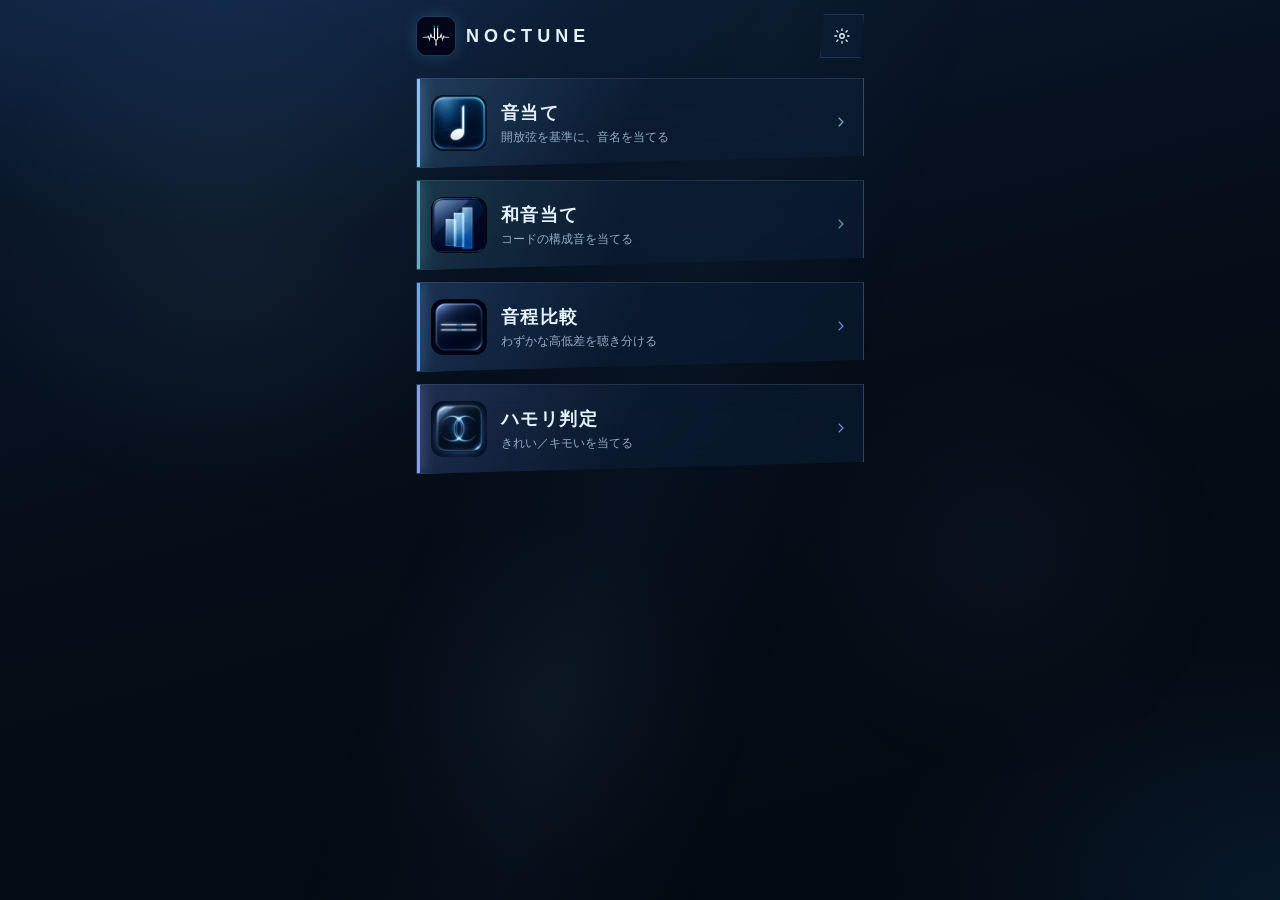
<file: index.html>
<!doctype html>
<html lang="ja">
  <head>
    <meta charset="utf-8" />
    <meta name="viewport" content="width=device-width, initial-scale=1, viewport-fit=cover, user-scalable=no" />
    <meta name="theme-color" content="#050d18" />
    <meta name="apple-mobile-web-app-capable" content="yes" />
    <meta name="apple-mobile-web-app-status-bar-style" content="black-translucent" />
    <meta name="apple-mobile-web-app-title" content="NOCTUNE" />
    <title>NOCTUNE</title>
    <link rel="icon" type="image/png" href="assets/icons/noctune-icon-fork.png" />
    <link rel="apple-touch-icon" href="assets/icons/noctune-icon-fork.png" />
    <link rel="stylesheet" href="css/style.css?v=0805d1" />
  </head>
  <body>
    <div id="app"></div>
    <script type="module" src="js/main.js?v=0805d1"></script>
  </body>
</html>
</file>
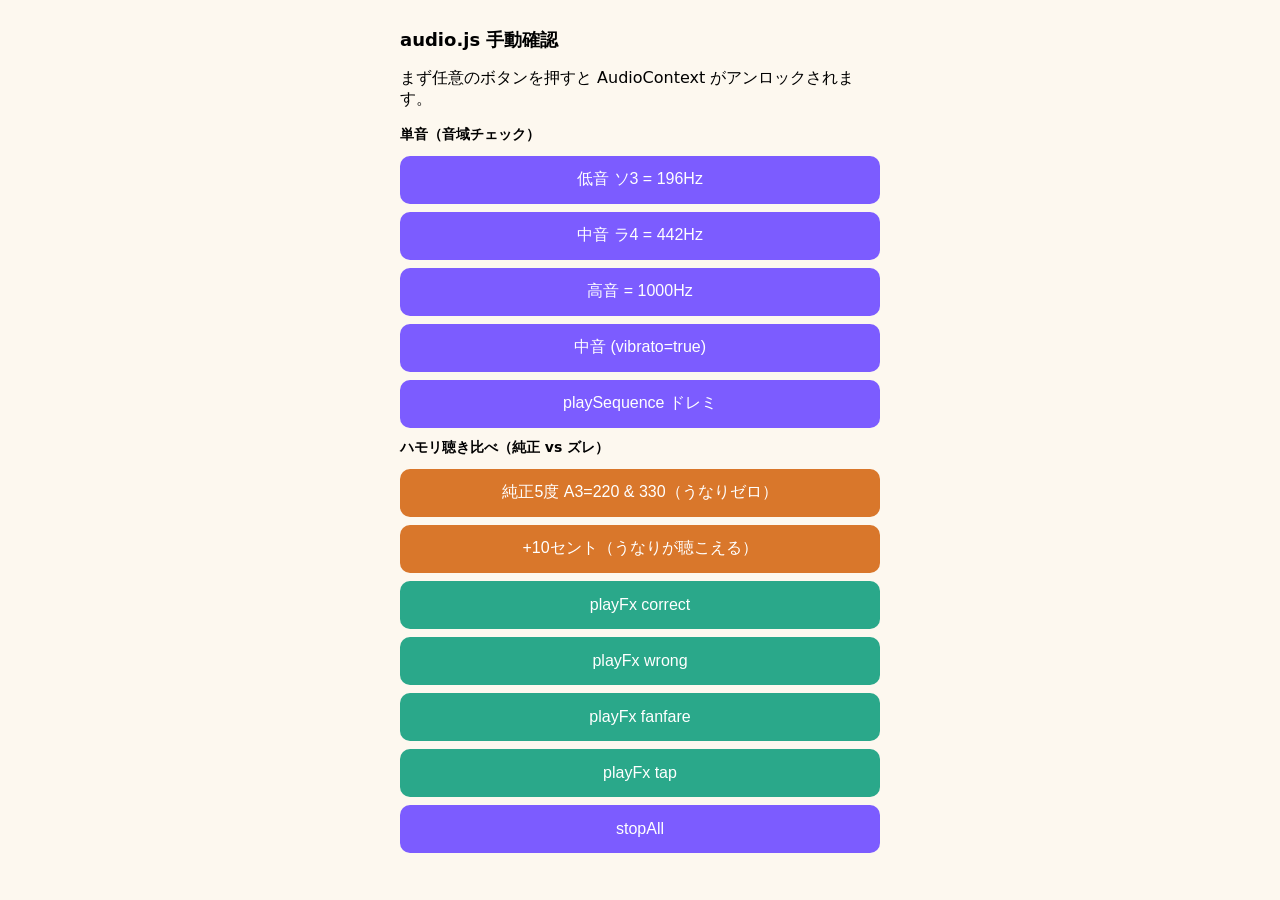
<file: test/manual-audio.html>
<!doctype html>
<html lang="ja">
<head>
<meta charset="utf-8">
<meta name="viewport" content="width=device-width, initial-scale=1">
<title>audio.js 手動確認</title>
<style>
  body { font-family: system-ui, sans-serif; max-width: 480px; margin: 0 auto; padding: 16px; background: #fdf8ef; }
  h1 { font-size: 18px; }
  button { display: block; width: 100%; min-height: 48px; margin: 8px 0; font-size: 16px; border: none; border-radius: 10px; background: #7c5cff; color: #fff; }
  .fx { background: #2aa88a; }
  .beat { background: #d9772b; }
  #log { font-size: 12px; white-space: pre-wrap; margin-top: 16px; color: #555; }
</style>
</head>
<body>
<h1>audio.js 手動確認</h1>
<p>まず任意のボタンを押すと AudioContext がアンロックされます。</p>

<h2 style="font-size:14px">単音（音域チェック）</h2>
<button data-a="low">低音 ソ3 = 196Hz</button>
<button data-a="mid">中音 ラ4 = 442Hz</button>
<button data-a="high">高音 = 1000Hz</button>
<button data-a="note-vib">中音 (vibrato=true)</button>
<button data-a="seq">playSequence ドレミ</button>
<h2 style="font-size:14px">ハモリ聴き比べ（純正 vs ズレ）</h2>
<button class="beat" data-a="just5">純正5度 A3=220 &amp; 330（うなりゼロ）</button>
<button class="beat" data-a="off5">+10セント（うなりが聴こえる）</button>
<button class="fx" data-a="fx-correct">playFx correct</button>
<button class="fx" data-a="fx-wrong">playFx wrong</button>
<button class="fx" data-a="fx-fanfare">playFx fanfare</button>
<button class="fx" data-a="fx-tap">playFx tap</button>
<button data-a="stop">stopAll</button>

<div id="log"></div>

<script type="module">
import { Synth, unlockOnFirstGesture } from '../js/audio.js';

const synth = new Synth();
unlockOnFirstGesture(synth);
const log = (m) => { document.getElementById('log').textContent += m + '\n'; };

// 純正5度からのセントずらし: 330 * 2^(10/1200)
const detune = (f, c) => f * Math.pow(2, c / 1200);

const actions = {
  low: () => synth.playNote({ freq: 196, dur: 1.2 }),
  mid: () => synth.playNote({ freq: 442, dur: 1.2 }),
  high: () => synth.playNote({ freq: 1000, dur: 1.2 }),
  'note-vib': () => synth.playNote({ freq: 442, dur: 1.2, vibrato: true }),
  seq: () => synth.playSequence([
    { freq: 264, dur: 0.4, gap: 0.05 },
    { freq: 297, dur: 0.4, gap: 0.05 },
    { freq: 330, dur: 0.5 },
  ]),
  just5: () => synth.playDoubleStop({ f1: 220, f2: 330, dur: 2.5 }),
  off5: () => synth.playDoubleStop({ f1: 220, f2: detune(330, 10), dur: 2.5 }),
  'fx-correct': () => synth.playFx('correct'),
  'fx-wrong': () => synth.playFx('wrong'),
  'fx-fanfare': () => synth.playFx('fanfare'),
  'fx-tap': () => synth.playFx('tap'),
  stop: () => synth.stopAll(),
};

document.querySelectorAll('button').forEach((b) => {
  b.addEventListener('click', async () => {
    const a = b.dataset.a;
    try {
      await synth.ensureRunning();
      await actions[a]();
      log(a + ' ok');
    } catch (e) {
      log(a + ' ERROR: ' + e.message);
      console.error(e);
    }
  });
});
</script>
</body>
</html>
</file>
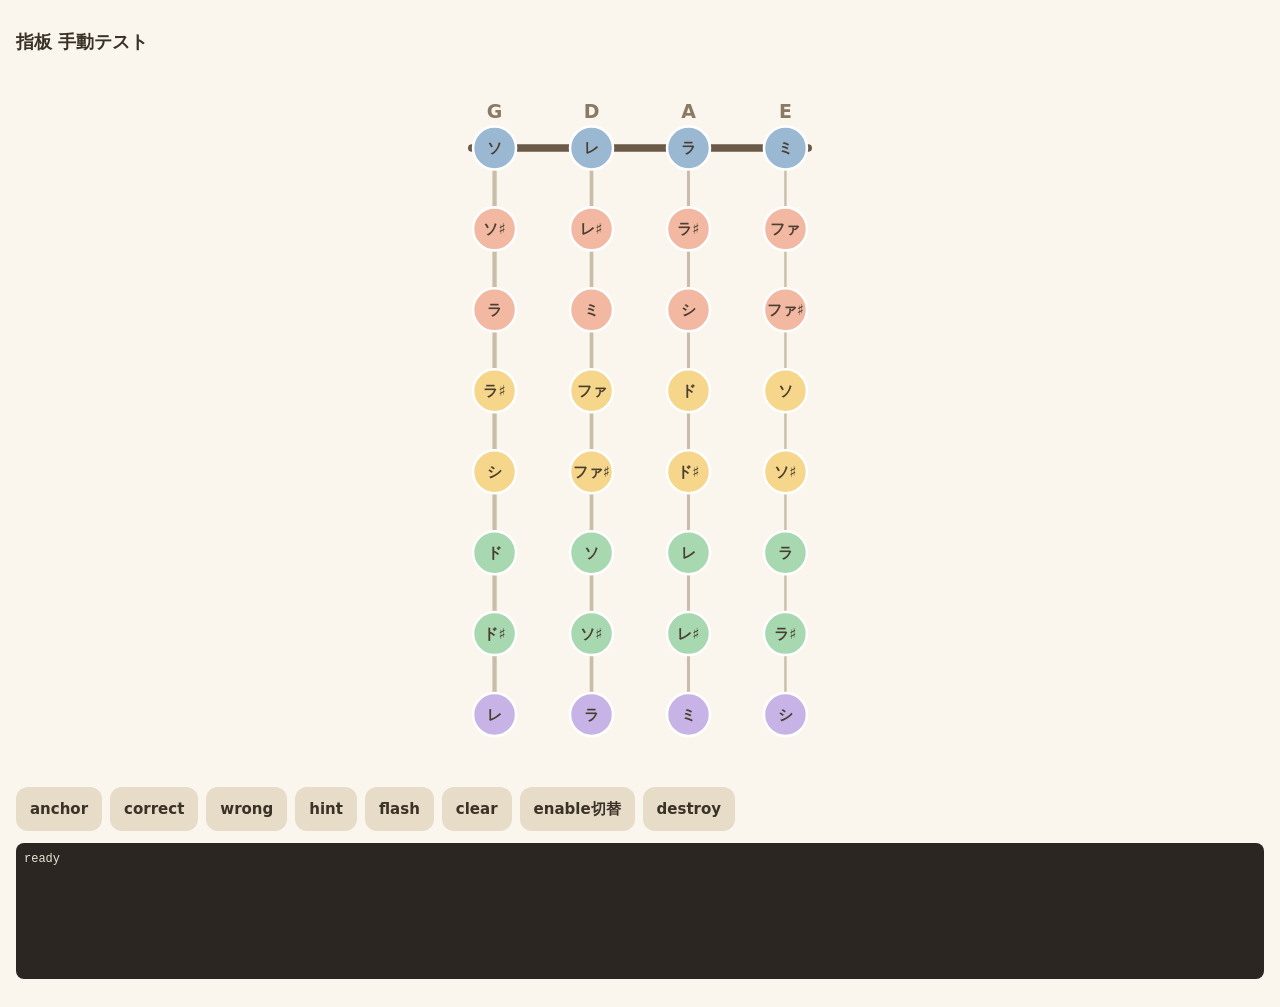
<file: test/manual-fingerboard.html>
<!doctype html>
<html lang="ja">
<head>
<meta charset="utf-8">
<meta name="viewport" content="width=device-width, initial-scale=1, viewport-fit=cover">
<title>指板 手動テスト</title>
<style>
  body { margin:0; padding:16px; background:#faf6ee; color:#3a3226;
    font:16px/1.5 ui-rounded,'Hiragino Maru Gothic ProN',system-ui,sans-serif; }
  h1 { font-size:18px; }
  #stage { max-width:430px; margin:0 auto; }
  .row { display:flex; flex-wrap:wrap; gap:8px; margin:12px 0; }
  button { min-height:44px; padding:8px 14px; border:none; border-radius:12px;
    background:#e7dcc7; color:#3a3226; font:600 15px ui-rounded,system-ui,sans-serif; }
  button:active { transform:scale(.96); }
  #log { font:12px/1.4 ui-monospace,monospace; background:#2c2622; color:#e9e2d5;
    padding:8px; border-radius:8px; height:120px; overflow:auto; white-space:pre-wrap; }
</style>
<!-- theory.js が未実装でも単体で動くよう、契約準拠のスタブを import map で注入 -->
<script>
(function () {
  const NOTES = ['ド','ド♯','レ','レ♯','ミ','ファ','ファ♯','ソ','ソ♯','ラ','ラ♯','シ'];
  const ABC = ['C','C♯','D','D♯','E','F','F♯','G','G♯','A','A♯','B'];
  const FINGERS = [0, 1, 1, 2, 2, 3, 3, 4];
  const stub = `
export const STRINGS=[{name:'G線',midi:55},{name:'D線',midi:62},{name:'A線',midi:69},{name:'E線',midi:76}];
const N=${JSON.stringify(NOTES)},A=${JSON.stringify(ABC)},F=${JSON.stringify(FINGERS)};
export function positionsForString(si,style='doremi'){
  const base=STRINGS[si].midi, names=style==='abc'?A:N, out=[];
  for(let s=0;s<8;s++){const midi=base+s;out.push({semi:s,midi,finger:F[s],label:names[midi%12]});}
  return out;
}`;
  const url = URL.createObjectURL(new Blob([stub], { type: 'text/javascript' }));
  const im = document.createElement('script');
  im.type = 'importmap';
  im.textContent = JSON.stringify({ imports: { '../js/theory.js': url } });
  document.currentScript.after(im);
})();
</script>
</head>
<body>
<h1>指板 手動テスト</h1>
<div id="stage"></div>
<div class="row">
  <button id="b-anchor">anchor</button>
  <button id="b-correct">correct</button>
  <button id="b-wrong">wrong</button>
  <button id="b-hint">hint</button>
  <button id="b-flash">flash</button>
  <button id="b-clear">clear</button>
  <button id="b-toggle">enable切替</button>
  <button id="b-destroy">destroy</button>
</div>
<pre id="log"></pre>

<script type="module">
import { createFingerboard } from '../js/ui/fingerboard.js';

const logEl = document.getElementById('log');
const log = (m) => { logEl.textContent += m + '\n'; logEl.scrollTop = logEl.scrollHeight; };

const fb = createFingerboard({
  container: document.getElementById('stage'),
  noteStyle: 'doremi',
  onTap: (c) => log(`tap string=${c.stringIndex} semi=${c.semi} midi=${c.midi}`),
});

const sample = [{ stringIndex: 2, semi: 0 }, { stringIndex: 2, semi: 2 }, { stringIndex: 3, semi: 3 }];
let on = true;
const $ = (id) => document.getElementById(id);
$('b-anchor').onclick = () => fb.highlight([sample[0]], 'anchor');
$('b-correct').onclick = () => fb.highlight(sample, 'correct');
$('b-wrong').onclick = () => fb.highlight([sample[1]], 'wrong');
$('b-hint').onclick = () => fb.highlight(sample, 'hint');
$('b-flash').onclick = () => fb.flash(sample[2], 'tap');
$('b-clear').onclick = () => fb.clear();
$('b-toggle').onclick = () => { on = !on; fb.setEnabled(on); log('enabled=' + on); };
$('b-destroy').onclick = () => { fb.destroy(); log('destroyed'); };
log('ready');
</script>
</body>
</html>
</file>
<file: css/style.css>
/* NOCTUNE — 原則翻訳UI
   青・透明・浮遊・操作性。斜め構図・画面固有レイアウト・発音同期リップル。
   公式IPトレースなし。絵文字なし。 */

:root {
  --bg: #050d18;
  --bg-2: #0a1628;
  --surface: rgba(14, 32, 58, 0.55);
  --surface-2: rgba(18, 40, 72, 0.62);
  --surface-3: rgba(26, 52, 90, 0.72);
  --card-border: rgba(150, 210, 255, 0.14);
  --ink: #e6f2ff;
  --ink-soft: #93acc6;
  --ink-dim: #5f7690;
  --accent: #6ec8ff;
  --accent-2: #a8e4ff;
  --accent-deep: #2f8fd4;
  --danger: #c98a8a;
  --danger-bg: rgba(201, 138, 138, 0.14);
  --success: #6fd0b0;
  --success-bg: rgba(111, 208, 176, 0.14);
  --mode-color: var(--accent);
  --shear: 4deg;
  --radius-lg: 4px;
  --radius: 3px;
  --radius-sm: 2px;
  --shadow: 0 18px 44px rgba(0, 6, 20, 0.5);
  --shadow-sm: 0 8px 18px rgba(0, 6, 20, 0.38);
  --glow: 0 0 0 1px rgba(150, 210, 255, 0.07), 0 14px 32px rgba(0, 8, 24, 0.42);
  --font: "Hiragino Sans", "Yu Gothic UI", "Yu Gothic", sans-serif;
  --font-display: "Avenir Next", "Hiragino Sans", "Yu Gothic UI", sans-serif;
  --safe-t: env(safe-area-inset-top, 0px);
  --safe-b: env(safe-area-inset-bottom, 0px);
  --safe-l: env(safe-area-inset-left, 0px);
  --safe-r: env(safe-area-inset-right, 0px);
}

* { box-sizing: border-box; }
html, body {
  margin: 0; padding: 0; background: var(--bg); color: var(--ink);
  font-family: var(--font); -webkit-tap-highlight-color: transparent;
}
body {
  min-height: 100dvh;
  background:
    radial-gradient(1000px 560px at 18% -8%, rgba(70, 150, 255, 0.18), transparent 55%),
    radial-gradient(780px 520px at 100% 100%, rgba(30, 100, 170, 0.16), transparent 52%),
    linear-gradient(165deg, #0b1a30 0%, #050d18 48%, #030910 100%);
  background-attachment: fixed;
  overflow-x: hidden;
}

/* 層2: 浮遊粒子（装飾控えめ） */
body::before {
  content: '';
  position: fixed; inset: 0; pointer-events: none; z-index: 0;
  background:
    radial-gradient(circle at 18% 28%, rgba(180, 230, 255, 0.05), transparent 22%),
    radial-gradient(circle at 78% 62%, rgba(120, 190, 255, 0.04), transparent 20%),
    radial-gradient(circle at 42% 78%, rgba(160, 210, 255, 0.03), transparent 18%);
  animation: float-layer 22s ease-in-out infinite alternate;
}
/* 層3: 斜めヘイズ */
body::after {
  content: '';
  position: fixed; inset: -10% -20%; pointer-events: none; z-index: 0;
  background: linear-gradient(108deg, transparent 40%, rgba(90, 170, 255, 0.035) 50%, transparent 60%);
  transform: skewY(-6deg);
  animation: haze-drift 28s linear infinite alternate;
}
@keyframes float-layer {
  from { transform: translate3d(0, 0, 0); opacity: 0.75; }
  to { transform: translate3d(0, -14px, 0); opacity: 1; }
}
@keyframes haze-drift {
  from { transform: skewY(-6deg) translateX(-2%); }
  to { transform: skewY(-6deg) translateX(2%); }
}

#app {
  max-width: 480px; margin: 0 auto; min-height: 100dvh;
  position: relative; overflow-x: hidden; z-index: 1;
}
#app.wipe-in .screen {
  animation: wipe-in 0.32s cubic-bezier(0.22, 1, 0.36, 1) both;
}
@keyframes wipe-in {
  from {
    opacity: 0;
    clip-path: polygon(0 8%, 100% 0, 100% 100%, 0 100%);
    transform: translateY(10px);
  }
  to {
    opacity: 1;
    clip-path: polygon(0 0, 100% 0, 100% 100%, 0 100%);
    transform: none;
  }
}

button { font-family: inherit; color: inherit; }
.ui-icon { display: inline-flex; align-items: center; justify-content: center; line-height: 0; }
.ui-icon svg { display: block; }

.screen {
  padding: calc(16px + var(--safe-t)) calc(16px + var(--safe-r)) calc(28px + var(--safe-b)) calc(16px + var(--safe-l));
  user-select: none; -webkit-user-select: none;
  position: relative;
}

.shear {
  clip-path: polygon(0 0, 100% 0, 100% calc(100% - 10px), 0 100%);
}

.top-row { display: flex; align-items: center; justify-content: space-between; gap: 10px; margin-bottom: 14px; }
.icon-btn {
  width: 44px; height: 44px; min-width: 44px;
  clip-path: polygon(8% 0, 100% 0, 92% 100%, 0 100%);
  border: 1px solid var(--card-border);
  background: var(--surface); color: var(--ink); box-shadow: var(--shadow-sm);
  display: flex; align-items: center; justify-content: center; cursor: pointer;
  backdrop-filter: blur(14px); -webkit-backdrop-filter: blur(14px);
  transition: transform 0.12s ease, background 0.15s ease;
}
.icon-btn:active { transform: translateX(-2px) scale(0.96); }
.screen-title {
  font-size: 13px; font-weight: 700; letter-spacing: 0.22em; text-transform: uppercase;
  color: var(--ink-soft);
}
.brand { display: flex; align-items: center; gap: 10px; }
.brand-icon {
  width: 40px; height: 40px; border-radius: 10px;
  object-fit: cover;
  border: 1px solid var(--card-border);
  box-shadow: 0 0 16px rgba(110, 200, 255, 0.18);
}
.brand-name {
  font-family: var(--font-display); font-size: 18px; font-weight: 800;
  letter-spacing: 0.28em; color: var(--ink);
}

.glass {
  background: var(--surface); border: 1px solid var(--card-border);
  box-shadow: var(--glow); padding: 16px;
  backdrop-filter: blur(18px); -webkit-backdrop-filter: blur(18px);
}

/* ===== HOME ===== */
.screen.home { padding-top: calc(14px + var(--safe-t)); }
.home-top { margin-bottom: 20px; }

.game-list { display: flex; flex-direction: column; gap: 12px; margin-bottom: 8px; }
.game-card {
  display: flex; align-items: center; gap: 14px; width: 100%; text-align: left;
  position: relative; overflow: hidden;
  border: 1px solid var(--card-border);
  background:
    linear-gradient(118deg, color-mix(in srgb, var(--mode-color) 18%, transparent), transparent 48%),
    var(--surface);
  clip-path: polygon(0 0, 100% 0, 100% calc(100% - 12px), 0 100%);
  box-shadow: var(--glow);
  padding: 16px 14px; cursor: pointer; min-height: 88px;
  backdrop-filter: blur(16px); -webkit-backdrop-filter: blur(16px);
  transition: transform 0.14s cubic-bezier(0.22, 1, 0.36, 1);
}
.game-card::before {
  content: ''; position: absolute; left: 0; top: 0; bottom: 0; width: 3px;
  background: var(--mode-color); box-shadow: 0 0 14px var(--mode-color);
  transform: skewY(-8deg);
}
.game-card:active { transform: translateX(3px) scale(0.985); }
.game-icon {
  width: 56px; height: 56px; flex-shrink: 0; position: relative; z-index: 1;
  display: flex; align-items: center; justify-content: center;
  background: rgba(255, 255, 255, 0.04);
  border: 1px solid color-mix(in srgb, var(--mode-color) 30%, transparent);
  border-radius: 12px;
  color: var(--mode-color);
  overflow: hidden;
}
.game-icon.is-image { background: transparent; border: none; padding: 0; }
.game-icon.is-image img {
  width: 56px; height: 56px; object-fit: cover; border-radius: 12px;
  display: block;
}
.game-body { flex: 1; min-width: 0; position: relative; z-index: 1; }
.game-title { font-weight: 800; font-size: 18px; letter-spacing: 0.08em; }
.game-subtitle { font-size: 12px; color: var(--ink-soft); margin-top: 4px; overflow: hidden; text-overflow: ellipsis; white-space: nowrap; }
.game-best { flex-shrink: 0; text-align: right; min-width: 48px; position: relative; z-index: 1; }
.game-best-label { font-size: 9px; color: var(--ink-dim); letter-spacing: 0.16em; }
.game-best-value { font-size: 15px; font-weight: 800; color: var(--accent-2); margin-top: 2px; }
.game-best-play { color: var(--mode-color); opacity: 0.85; }

.btn {
  min-height: 52px; border: none; font-size: 14px; font-weight: 700;
  padding: 0 18px; cursor: pointer; display: inline-flex; align-items: center; justify-content: center;
  gap: 8px; width: 100%; letter-spacing: 0.14em;
  clip-path: polygon(0 0, 100% 0, 100% calc(100% - 8px), 0 100%);
  transition: transform 0.12s ease;
}
.btn:active { transform: translateY(1px) scale(0.98); }
.btn:disabled { opacity: 0.4; cursor: default; transform: none; }
.btn-primary {
  color: #041018;
  background: linear-gradient(135deg, var(--accent-2), var(--accent-deep));
  box-shadow: 0 10px 26px rgba(80, 170, 255, 0.3);
}
.btn-ghost {
  background: var(--surface-2); color: var(--ink); border: 1px solid var(--card-border);
}
.btn-row { display: flex; gap: 10px; }

/* ===== SETUP: 調律盤 ===== */
.setup-banner {
  position: relative; overflow: hidden;
  display: flex; align-items: center; gap: 14px; margin-bottom: 18px;
  padding: 20px 16px;
  border: 1px solid var(--card-border);
  background:
    linear-gradient(120deg, color-mix(in srgb, var(--mode-color) 20%, transparent), transparent 55%),
    var(--surface);
  clip-path: polygon(0 0, 100% 0, 100% calc(100% - 14px), 0 100%);
  box-shadow: var(--glow);
  backdrop-filter: blur(16px); -webkit-backdrop-filter: blur(16px);
}
.setup-icon {
  width: 64px; height: 64px; flex-shrink: 0; position: relative; z-index: 1;
  display: flex; align-items: center; justify-content: center;
  background: rgba(255, 255, 255, 0.05);
  border: 1px solid color-mix(in srgb, var(--mode-color) 30%, transparent);
  border-radius: 14px;
  color: var(--mode-color);
  overflow: hidden;
}
.setup-icon.is-image { background: transparent; border: none; }
.setup-icon.is-image img {
  width: 64px; height: 64px; object-fit: cover; border-radius: 14px; display: block;
}
.setup-copy { position: relative; z-index: 1; }
.setup-title { font-size: 18px; font-weight: 800; letter-spacing: 0.1em; }
.setup-sub { font-size: 12px; color: var(--ink-soft); font-weight: 600; margin-top: 4px; }
.setup-hint { font-size: 12px; color: var(--ink-dim); line-height: 1.55; margin: -6px 0 18px; }
.setup-blocks { margin-bottom: 24px; }
.setup-start { position: sticky; bottom: calc(12px + var(--safe-b)); }

.panel-row { display: grid; grid-template-columns: 1fr 1fr; gap: 10px; }
.panel-row:not(.dual) { grid-template-columns: repeat(2, 1fr); }
.panel-row:not(.dual) { display: grid; grid-template-columns: repeat(auto-fit, minmax(120px, 1fr)); }
.opt-panel {
  text-align: left; padding: 16px 14px; cursor: pointer;
  border: 1px solid var(--card-border); background: var(--surface-2); color: var(--ink);
  clip-path: polygon(0 0, 100% 0, 100% calc(100% - 10px), 0 100%);
  min-height: 78px;
  transition: transform 0.12s ease, background 0.15s ease, border-color 0.15s ease;
}
.opt-panel:active { transform: translateX(2px) scale(0.98); }
.opt-panel.active {
  border-color: color-mix(in srgb, var(--accent) 55%, transparent);
  background:
    linear-gradient(135deg, color-mix(in srgb, var(--accent) 22%, transparent), transparent 70%),
    var(--surface-3);
  box-shadow: inset 0 0 0 1px color-mix(in srgb, var(--accent) 25%, transparent);
}
.opt-panel.is-disabled { opacity: 0.35; cursor: default; }
.opt-panel-label { font-size: 15px; font-weight: 800; letter-spacing: 0.08em; }
.opt-panel-sub { font-size: 11px; color: var(--ink-soft); margin-top: 6px; line-height: 1.4; }

/* ===== PLAY: 聴く一点集中 ===== */
.screen.play { padding-bottom: calc(20px + var(--safe-b)); }
.play-surface {
  position: absolute; left: 0; right: 0; top: 18%; height: 42%;
  pointer-events: none; z-index: 0;
  background:
    radial-gradient(ellipse at 50% 40%, rgba(110, 200, 255, 0.1), transparent 62%);
  clip-path: polygon(0 18%, 100% 0, 100% 82%, 0 100%);
  opacity: 0.9;
}
.play-header { display: flex; align-items: center; gap: 12px; margin-bottom: 16px; position: relative; z-index: 1; }
.play-header-body { flex: 1; min-width: 0; }
.play-mode-title { font-weight: 800; font-size: 15px; letter-spacing: 0.1em; }
.play-config-label { font-size: 11px; color: var(--ink-soft); margin-top: 3px; overflow: hidden; text-overflow: ellipsis; white-space: nowrap; letter-spacing: 0.06em; }

.hud { display: flex; align-items: center; gap: 10px; margin-bottom: 20px; position: relative; z-index: 1; }
.hud-progress-track {
  flex: 1; height: 4px; background: rgba(255, 255, 255, 0.07); overflow: hidden; position: relative;
  clip-path: polygon(0 0, 100% 0, 100% 100%, 0 100%);
}
.hud-progress-fill {
  height: 100%; background: linear-gradient(90deg, var(--mode-color), var(--accent-2));
  transition: width 0.3s ease;
}
.hud-notches {
  position: absolute; inset: 0; display: flex; pointer-events: none;
}
.hud-notch {
  flex: 1; border-right: 1px solid rgba(5, 13, 24, 0.55);
}
.hud-notch:last-child { border-right: none; }
.hud-score { font-size: 12px; font-weight: 700; white-space: nowrap; letter-spacing: 0.06em; }
.hud-combo { font-size: 11px; color: var(--accent-2); font-weight: 700; white-space: nowrap; }
#round-root { min-height: 42vh; position: relative; z-index: 1; }
.round-placeholder { display: flex; align-items: center; justify-content: center; min-height: 42vh; color: var(--ink-dim); font-size: 12px; letter-spacing: 0.16em; }

.answer-grid { display: grid; grid-template-columns: repeat(2, 1fr); gap: 10px; }
.answer-grid.cols3 { grid-template-columns: repeat(3, 1fr); gap: 8px; }
.answer-grid.pc7 {
  grid-template-columns: repeat(8, minmax(0, 1fr));
  gap: 8px;
  width: 100%;
  max-width: 390px;
  margin: 0 auto;
}
.answer-grid.pc7 .answer-btn {
  grid-column: span 2;
  min-width: 0;
  min-height: 44px;
  font-size: 15px;
}
.answer-grid.pc7 .answer-btn:nth-child(5) { grid-column: 2 / 4; }
.answer-grid.pc7 .answer-btn:nth-child(6) { grid-column: 4 / 6; }
.answer-grid.pc7 .answer-btn:nth-child(7) { grid-column: 6 / 8; }
.answer-btn {
  min-height: 54px;
  clip-path: polygon(0 0, 100% 0, 100% calc(100% - 8px), 0 100%);
  border: 1px solid var(--card-border);
  background: var(--surface-2); color: var(--ink); font-size: 16px; font-weight: 700; cursor: pointer;
  box-shadow: var(--shadow-sm);
  transition: transform 0.1s ease, background 0.15s ease, border-color 0.15s ease;
}
.answer-grid.cols3 .answer-btn { min-height: 48px; font-size: 15px; }
.answer-btn:active { transform: translateX(2px) scale(0.97); }
.answer-btn:disabled { cursor: default; opacity: 0.45; }
.answer-btn.is-selected {
  border-color: var(--accent);
  background: rgba(110, 200, 255, 0.18);
  box-shadow: inset 3px 0 0 var(--accent);
}
.answer-btn.is-correct { background: var(--success-bg); border-color: var(--success); color: var(--success); }
.answer-btn.is-wrong { background: var(--danger-bg); border-color: var(--danger); color: var(--danger); }
.answer-btn.is-disabled { opacity: 0.4; }

.pitch-set { display: flex; flex-direction: column; gap: 12px; }
.pitch-set-hint { text-align: center; font-size: 12px; color: var(--ink-soft); letter-spacing: 0.08em; }
.pitch-set-submit { margin-top: 4px; }

/* ===== RESULT ===== */
.result-split { display: flex; flex-direction: column; gap: 12px; margin-bottom: 4px; }
.result-hero { text-align: center; padding: 22px 16px 24px; position: relative; overflow: hidden; }
.result-mode { font-size: 12px; letter-spacing: 0.22em; color: var(--ink-soft); font-weight: 700; }
.result-config { font-size: 11px; color: var(--ink-dim); margin-top: 4px; margin-bottom: 12px; letter-spacing: 0.06em; }
.best-badge {
  display: inline-block; margin-bottom: 10px; padding: 6px 14px;
  font-size: 11px; font-weight: 800; color: #041018; letter-spacing: 0.12em;
  background: linear-gradient(135deg, var(--accent-2), var(--accent));
  clip-path: polygon(0 0, 100% 0, 100% calc(100% - 6px), 0 100%);
}
.record-value { font-size: 48px; font-weight: 200; line-height: 1.05; letter-spacing: 0.06em; color: var(--ink); font-family: var(--font-display); }
.record-label { font-size: 10px; color: var(--ink-dim); letter-spacing: 0.22em; margin-top: 4px; }
.result-stats-inline {
  margin-top: 14px; display: flex; justify-content: center; gap: 10px; align-items: center;
  font-size: 12px; color: var(--ink-soft); font-weight: 600; letter-spacing: 0.06em;
}
.result-stats-inline .dot { opacity: 0.35; }
.insight-card { margin: 0; }
.insight-label { font-size: 10px; letter-spacing: 0.2em; color: var(--ink-dim); margin-bottom: 6px; }
.insight-text { font-size: 13px; line-height: 1.6; color: var(--ink); }
.detail-card { margin: 12px 0; font-size: 13px; color: var(--ink-soft); }
.log-heading {
  margin: 18px 0 10px; font-size: 10px; letter-spacing: 0.22em; color: var(--ink-dim); font-weight: 700;
}
.result-log { display: flex; flex-direction: column; gap: 8px; margin-bottom: 18px; }
.log-row {
  display: grid; grid-template-columns: 28px 22px 1fr 28px; gap: 8px; align-items: center;
  width: 100%; text-align: left; padding: 12px 12px;
  border: 1px solid var(--card-border);
  background: var(--surface); color: var(--ink); cursor: pointer;
  backdrop-filter: blur(12px); -webkit-backdrop-filter: blur(12px);
  transition: transform 0.1s ease;
}
.log-row:active { transform: translateX(2px) scale(0.99); }
.log-row.is-ok { border-color: color-mix(in srgb, var(--success) 35%, var(--card-border)); }
.log-row.is-coached { border-color: color-mix(in srgb, var(--accent) 38%, var(--card-border)); }
.log-row.is-ng { border-color: color-mix(in srgb, var(--danger) 30%, var(--card-border)); }
.log-no { font-size: 11px; color: var(--ink-dim); font-variant-numeric: tabular-nums; }
.log-mark { display: flex; align-items: center; justify-content: center; }
.log-row.is-ok .log-mark { color: var(--success); }
.log-row.is-coached .log-mark { color: var(--accent); }
.log-row.is-ng .log-mark { color: var(--danger); }
.log-expected { font-size: 14px; font-weight: 700; }
.log-response { font-size: 11px; color: var(--ink-soft); margin-top: 2px; }
.log-play { color: var(--accent); display: flex; justify-content: flex-end; }
.result-actions { display: flex; flex-direction: column; gap: 10px; margin-top: 8px; }

.settings-block { margin-bottom: 22px; }
.settings-label { font-size: 10px; font-weight: 700; margin-bottom: 10px; color: var(--ink-soft); letter-spacing: 0.18em; }
.settings-identity {
  display: flex; align-items: center; gap: 14px; margin-bottom: 24px; padding: 16px;
}
.settings-identity img {
  width: 56px; height: 56px; object-fit: cover; border-radius: 12px;
}
.chip-row { display: flex; gap: 8px; }
.chip-row.wrap { flex-wrap: wrap; }
.chip-row.compact { flex-wrap: nowrap; }
.chip-row.compact .chip {
  flex: 1 1 0; min-width: 0; padding: 0 8px; font-size: 12px; letter-spacing: 0.02em;
}
.chip {
  flex: 1; min-width: 88px; min-height: 46px; padding: 0 14px;
  clip-path: polygon(0 0, 100% 0, 100% calc(100% - 7px), 0 100%);
  border: 1px solid var(--card-border); background: var(--surface-2); color: var(--ink);
  font-weight: 700; font-size: 13px; cursor: pointer;
}
.chip:active { transform: scale(0.97); }
.chip.active {
  color: #041018; border-color: transparent;
  background: linear-gradient(135deg, var(--accent-2), var(--accent-deep));
}
.chip.is-disabled { opacity: 0.35; cursor: default; }
input[type="range"] { width: 100%; height: 44px; accent-color: var(--accent); }
.about-text { font-size: 12px; line-height: 1.8; color: var(--ink-soft); }

/* ===== RUNNER ===== */
.runner { display: flex; flex-direction: column; }
.runner-intro {
  min-height: min(70vh, 560px);
  display: flex;
  align-items: center;
  justify-content: center;
  padding: 24px 16px;
}
.runner-intro-cue {
  color: #fff;
  font-size: clamp(64px, 22vw, 112px);
  font-weight: 800;
  letter-spacing: 0;
  line-height: 1;
  text-align: center;
  max-width: 100%;
  user-select: none;
}
.runner-intro-cue.is-ready {
  font-size: clamp(40px, 12vw, 72px);
  letter-spacing: 0.06em;
  padding-inline: 0.06em;
  box-sizing: border-box;
}
.runner-intro-cue.is-enter {
  animation: intro-cue-enter 0.28s ease-out;
}
.runner-intro-cue.is-ready.is-enter {
  animation-duration: 0.16s;
}
@keyframes intro-cue-enter {
  from { opacity: 0; transform: translateY(10px) scale(0.94); }
  to { opacity: 1; transform: none; }
}

.runner-stage { display: flex; flex-direction: column; align-items: stretch; gap: 14px; position: relative; }
.runner-context {
  align-self: center;
  min-height: 30px;
  padding: 7px 14px;
  border: 1px solid color-mix(in srgb, var(--mode-color) 34%, var(--card-border));
  background: color-mix(in srgb, var(--mode-color) 11%, var(--surface));
  color: var(--accent-2);
  font-size: 11px;
  font-weight: 800;
  letter-spacing: 0.12em;
  clip-path: polygon(4px 0, 100% 0, calc(100% - 4px) 100%, 0 100%);
}
.runner-prompt { font-size: 16px; font-weight: 700; text-align: center; min-height: 24px; margin-top: 4px; letter-spacing: 0.08em; }
.runner-play-wrap {
  position: relative; align-self: center; width: 120px; height: 120px;
  display: flex; align-items: center; justify-content: center;
}
.runner-play {
  width: 108px; height: 108px; border-radius: 50%; border: 1px solid rgba(160, 210, 255, 0.35);
  color: #041018; font-size: 14px; font-weight: 800; cursor: pointer; letter-spacing: 0.18em;
  background: radial-gradient(circle at 35% 30%, var(--accent-2), var(--accent-deep));
  box-shadow: 0 12px 32px rgba(80, 170, 255, 0.38);
  transition: transform 0.12s ease;
  position: relative; z-index: 1;
}
.runner-play:active { transform: scale(0.94); }
.runner-play:disabled { opacity: 0.75; }
.runner-play.is-playing { animation: runner-pulse 1.2s ease-in-out infinite; }
@keyframes runner-pulse { 0%, 100% { transform: scale(1); } 50% { transform: scale(1.035); } }

.listen-ripple {
  position: absolute; left: 50%; top: 50%; width: 108px; height: 108px;
  margin: -54px 0 0 -54px; border-radius: 50%;
  border: 1px solid rgba(168, 228, 255, 0.55);
  pointer-events: none; z-index: 0;
  animation: listen-ripple 0.75s cubic-bezier(0.22, 1, 0.36, 1) forwards;
}
@keyframes listen-ripple {
  from { transform: scale(0.82); opacity: 0.85; border-width: 2px; }
  to { transform: scale(2.25); opacity: 0; border-width: 1px; }
}

.fx-clear-flash {
  position: absolute; inset: -8px; pointer-events: none; z-index: 3;
  background: radial-gradient(circle at 50% 35%, rgba(180, 230, 255, 0.28), transparent 55%);
  animation: clear-flash 0.38s ease-out forwards;
}
.fx-reward-burst {
  position: absolute; inset: -12px; pointer-events: none; z-index: 3;
  background:
    radial-gradient(circle at 50% 40%, rgba(200, 240, 255, 0.34), transparent 42%),
    radial-gradient(circle at 30% 55%, rgba(120, 210, 255, 0.18), transparent 38%),
    radial-gradient(circle at 70% 50%, rgba(255, 220, 160, 0.14), transparent 36%);
  animation: reward-burst 0.55s ease-out forwards;
}
.fx-reward-burst::before,
.fx-reward-burst::after {
  content: ''; position: absolute; border-radius: 50%;
  border: 1px solid rgba(188, 232, 255, 0.72);
  animation: reward-ring 0.55s ease-out forwards;
}
.fx-reward-burst::before { inset: 20%; }
.fx-reward-burst::after {
  inset: 31%; border-color: rgba(255, 225, 168, 0.62);
  animation-delay: 0.05s;
}
.fx-reward-burst.is-strong {
  background:
    radial-gradient(circle at 50% 38%, rgba(225, 249, 255, 0.52), transparent 36%),
    radial-gradient(circle at 24% 52%, rgba(104, 208, 255, 0.34), transparent 36%),
    radial-gradient(circle at 76% 48%, rgba(255, 210, 116, 0.30), transparent 34%),
    radial-gradient(circle at 50% 72%, rgba(167, 126, 255, 0.24), transparent 38%);
  animation: reward-burst-strong 0.68s cubic-bezier(0.18, 0.82, 0.24, 1) forwards;
}
.fx-reward-burst.is-strong::before {
  border-width: 2px;
  box-shadow: 0 0 28px rgba(126, 200, 255, 0.45), 0 0 52px rgba(255, 215, 132, 0.20);
}
@keyframes reward-burst {
  0% { opacity: 0; transform: scale(0.92); }
  35% { opacity: 1; transform: scale(1.04); }
  100% { opacity: 0; transform: scale(1.08); }
}
@keyframes reward-burst-strong {
  0% { opacity: 0; transform: scale(0.86); }
  30% { opacity: 1; transform: scale(1.06); }
  62% { opacity: 0.9; transform: scale(1.02); }
  100% { opacity: 0; transform: scale(1.13); }
}
@keyframes reward-ring {
  0% { opacity: 0; transform: scale(0.5); }
  35% { opacity: 1; }
  100% { opacity: 0; transform: scale(1.5); }
}
@keyframes clear-flash {
  from { opacity: 0.9; }
  to { opacity: 0; }
}

.runner-timer { height: 3px; background: rgba(255, 255, 255, 0.08); overflow: hidden; position: relative; }
.runner-timer::before {
  content: ''; position: absolute; inset: 0; transform-origin: left center;
  transform: scaleX(var(--t, 1)); background: var(--accent);
}
.runner-transport {
  display: flex;
  justify-content: center;
  gap: 8px;
}
.runner-answer { min-height: 60px; }
.runner-replay, .runner-guide {
  border: 1px solid var(--card-border); background: var(--surface-2); color: var(--ink);
  clip-path: polygon(0 0, 100% 0, 100% calc(100% - 6px), 0 100%);
  padding: 10px 16px; font-size: 11px; font-weight: 700;
  cursor: pointer; min-height: 42px; letter-spacing: 0.08em;
  flex: 0 1 148px;
}
.runner-guide {
  border-color: color-mix(in srgb, var(--mode-color) 42%, var(--card-border));
  color: var(--accent-2);
}
.runner-replay:disabled, .runner-guide:disabled { opacity: 0.5; }
.runner-guide.is-recommended {
  background: color-mix(in srgb, var(--mode-color) 16%, var(--surface-2));
  box-shadow: inset 0 0 0 1px color-mix(in srgb, var(--mode-color) 24%, transparent);
}
.runner-hint {
  display: none;
  padding: 11px 12px;
  border-left: 2px solid var(--mode-color);
  background: color-mix(in srgb, var(--mode-color) 9%, var(--surface));
  color: var(--ink-soft);
  font-size: 12px;
  line-height: 1.55;
  text-align: center;
}
.runner-feedback { text-align: center; font-size: 14px; font-weight: 700; min-height: 44px; letter-spacing: 0.04em; }
.runner-feedback.is-correct { color: var(--success); }
.runner-feedback.is-coached { color: var(--accent-2); }
.runner-feedback.is-wrong { color: var(--danger); }
.runner-fb { margin-top: 4px; }

.fx-pop { animation: fx-pop 0.3s ease; }
@keyframes fx-pop {
  0% { transform: scale(1); }
  40% { transform: scale(1.06); }
  100% { transform: scale(1); }
}
.fx-shake { animation: fx-shake 0.32s ease; }
@keyframes fx-shake {
  0%, 100% { transform: translateX(0); }
  25% { transform: translateX(-5px); }
  75% { transform: translateX(5px); }
}
.confetti-piece, .burst-star { display: none; }

@media (prefers-reduced-motion: reduce) {
  body::before, body::after, .listen-ripple, .fx-clear-flash, .fx-reward-burst,
  .fx-reward-burst::before, .fx-reward-burst::after,
  .fx-pop, .fx-shake, #app.wipe-in .screen,
  .runner-intro-cue.is-enter {
    animation: none !important;
  }
}
</file>
